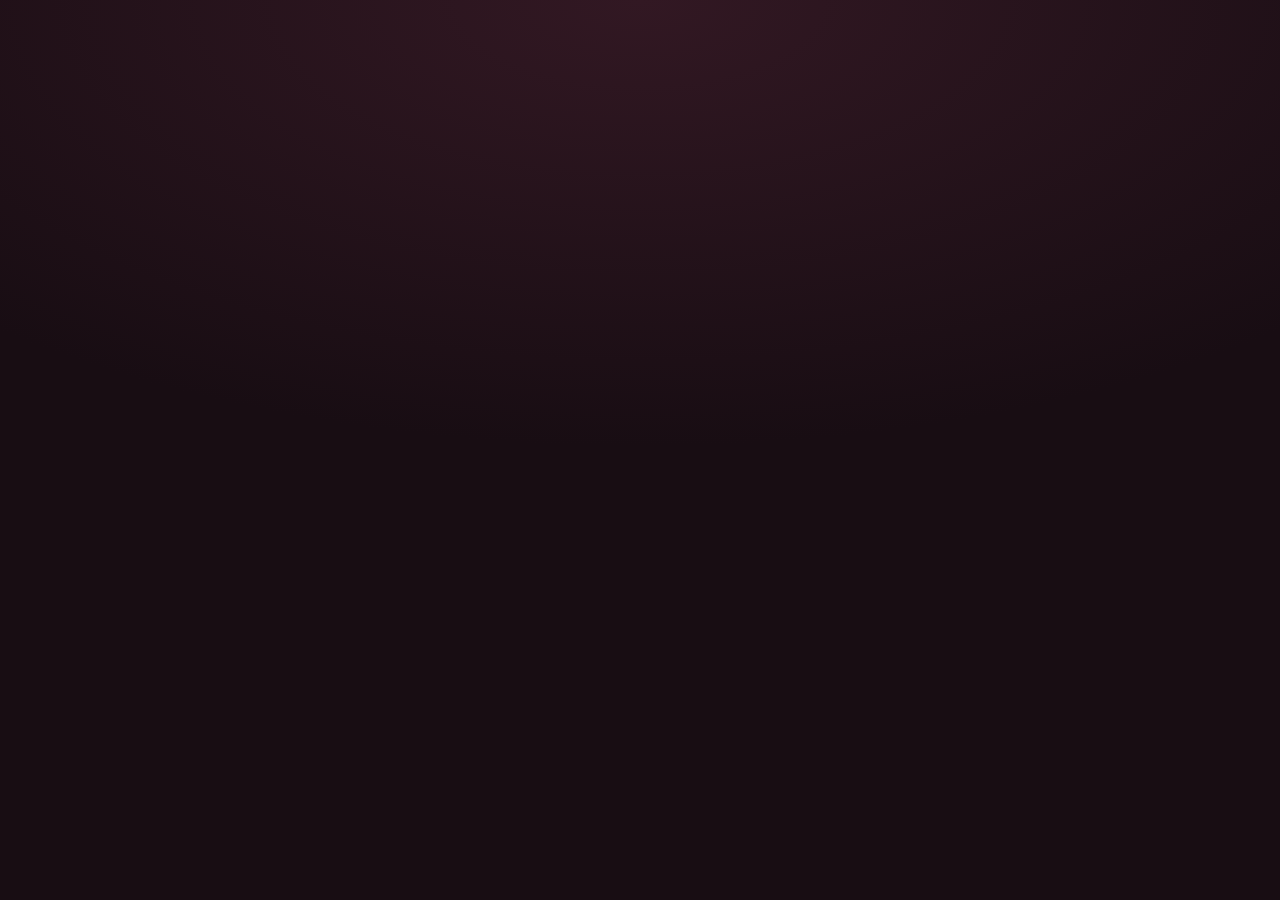
<file: vocal-trainer-final/index.html>
<!doctype html><html lang="ru"><head><meta charset="utf-8"><meta name="viewport" content="width=device-width,initial-scale=1,viewport-fit=cover"><title>Вокальный тренажёр</title><style>:root{--bg:#180d13;--gold:#d2ad39;--hi:#f1dda0;--txt:#eadfce;--mut:#a29182;--red:#6d2031}*{box-sizing:border-box}body{margin:0;min-height:100vh;padding:28px 18px 50px;background:radial-gradient(120% 80% at 50% 0,#321823,#180d13 62%);color:var(--txt);font-family:-apple-system,BlinkMacSystemFont,Arial,sans-serif}.w{max-width:600px;margin:auto}h1{font:400 29px/1.15 Georgia,serif;margin:0
</file>
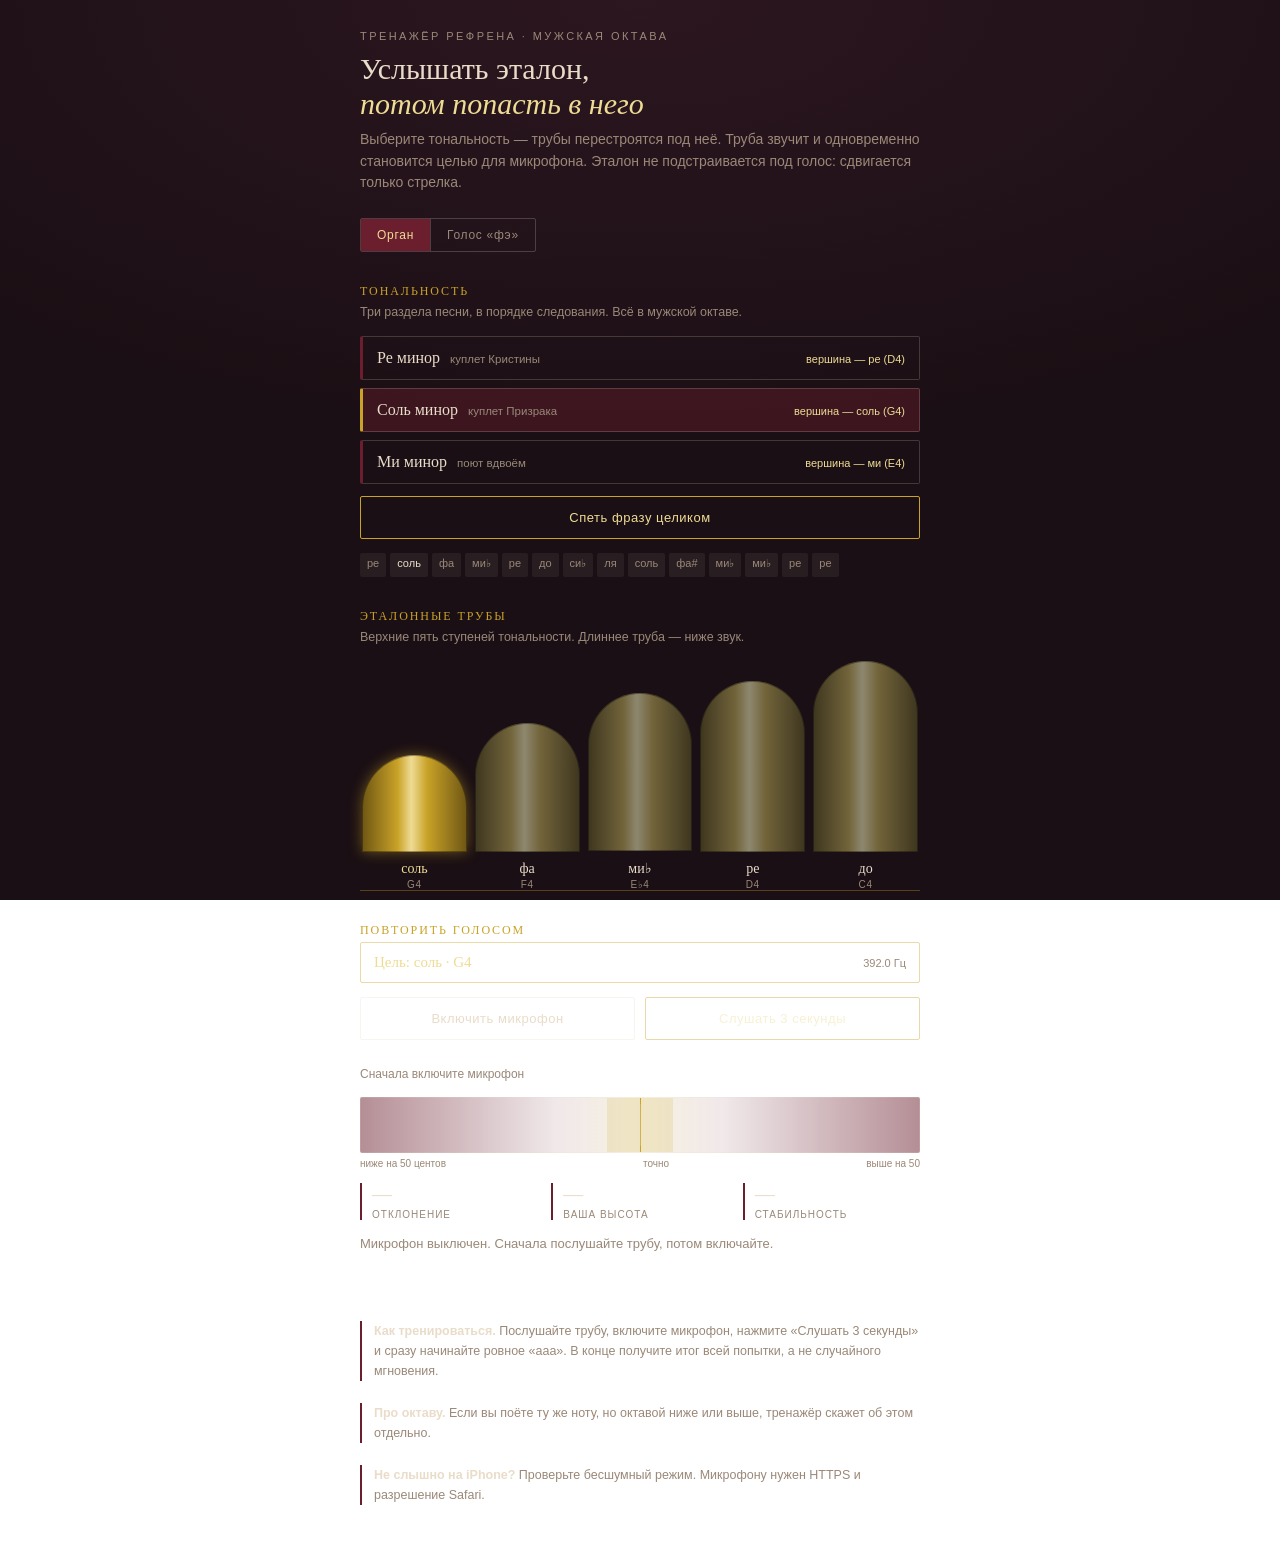
<file: vocal-trainer-v2/index.html>
<!DOCTYPE html>
<html lang="ru">
<head>
<meta charset="utf-8">
<meta name="viewport" content="width=device-width, initial-scale=1, viewport-fit=cover">
<title>Тренажёр рефрена — Призрак оперы · финальная версия</title>
<link rel="stylesheet" href="styles.css">
</head>
<body>
<div class="wrap">
  <div class="eyebrow">Тренажёр рефрена · мужская октава</div>
  <h1>Услышать эталон,<br><em>потом попасть в него</em></h1>
  <p class="lede">Выберите тональность — трубы перестроятся под неё. Труба звучит и одновременно становится целью для микрофона. Эталон не подстраивается под голос: сдвигается только стрелка.</p>

  <div class="seg" role="group" aria-label="Тембр эталона">
    <button class="seg-btn is-on" id="modeOrgan" aria-pressed="true">Орган</button>
    <button class="seg-btn" id="modeVoice" aria-pressed="false">Голос «фэ»</button>
  </div>

  <h2 class="h2">Тональность</h2>
  <p class="sub">Три раздела песни, в порядке следования. Всё в мужской октаве.</p>
  <div class="keys" id="keys"></div>

  <div class="row"><button class="btn primary" id="playPhrase">Спеть фразу целиком</button></div>
  <div class="strip" id="strip"></div>

  <h2 class="h2">Эталонные трубы</h2>
  <p class="sub">Верхние пять ступеней тональности. Длиннее труба — ниже звук.</p>
  <div class="pipes" id="pipes">
    <button class="pipe target" type="button"><div class="tube" style="height:42%"></div><div class="lbl"><div class="ru">соль</div><div class="sci">G4</div></div></button>
    <button class="pipe" type="button"><div class="tube" style="height:52%"></div><div class="lbl"><div class="ru">фа</div><div class="sci">F4</div></div></button>
    <button class="pipe" type="button"><div class="tube" style="height:65%"></div><div class="lbl"><div class="ru">ми♭</div><div class="sci">E♭4</div></div></button>
    <button class="pipe" type="button"><div class="tube" style="height:74%"></div><div class="lbl"><div class="ru">ре</div><div class="sci">D4</div></div></button>
    <button class="pipe" type="button"><div class="tube" style="height:85%"></div><div class="lbl"><div class="ru">до</div><div class="sci">C4</div></div></button>
  </div>

  <h2 class="h2">Повторить голосом</h2>
  <div class="target-line"><span class="t1" id="targetName">—</span><span class="t2" id="targetHz"></span></div>

  <div class="row">
    <button class="btn" id="micBtn">Включить микрофон</button>
    <button class="btn primary" id="listenBtn" disabled>Слушать 3 секунды</button>
  </div>
  <div class="listen-progress" id="listenProgress" aria-live="polite">
    <div class="listen-bar"><div class="listen-fill" id="listenFill"></div></div>
    <span id="listenText">Сначала включите микрофон</span>
  </div>

  <div class="meter"><div class="band"></div><div class="center"></div><div class="needle idle" id="needle"></div></div>
  <div class="meter-labels"><span>ниже на 50 центов</span><span>точно</span><span>выше на 50</span></div>

  <div class="readout">
    <div class="cell"><div class="v" id="vCents">—</div><div class="k">Отклонение</div></div>
    <div class="cell"><div class="v" id="vHz">—</div><div class="k">Ваша высота</div></div>
    <div class="cell"><div class="v" id="vStab">—</div><div class="k">Стабильность</div></div>
  </div>

  <p class="verdict" id="verdict">Микрофон выключен. Сначала послушайте трубу, потом включайте.</p>
  <p class="status" id="status" role="status" aria-live="polite">Загрузка тренажёра…</p>

  <p class="note"><b>Как тренироваться.</b> Послушайте трубу, включите микрофон, нажмите «Слушать 3 секунды» и сразу начинайте ровное «ааа». В конце получите итог всей попытки, а не случайного мгновения.</p>
  <p class="note"><b>Про октаву.</b> Если вы поёте ту же ноту, но октавой ниже или выше, тренажёр скажет об этом отдельно.</p>
  <p class="note"><b>Не слышно на iPhone?</b> Проверьте бесшумный режим. Микрофону нужен HTTPS и разрешение Safari.</p>
</div>
<script src="core.js" defer></script>
<script src="pitch.js" defer></script>
</body>
</html>
</file>
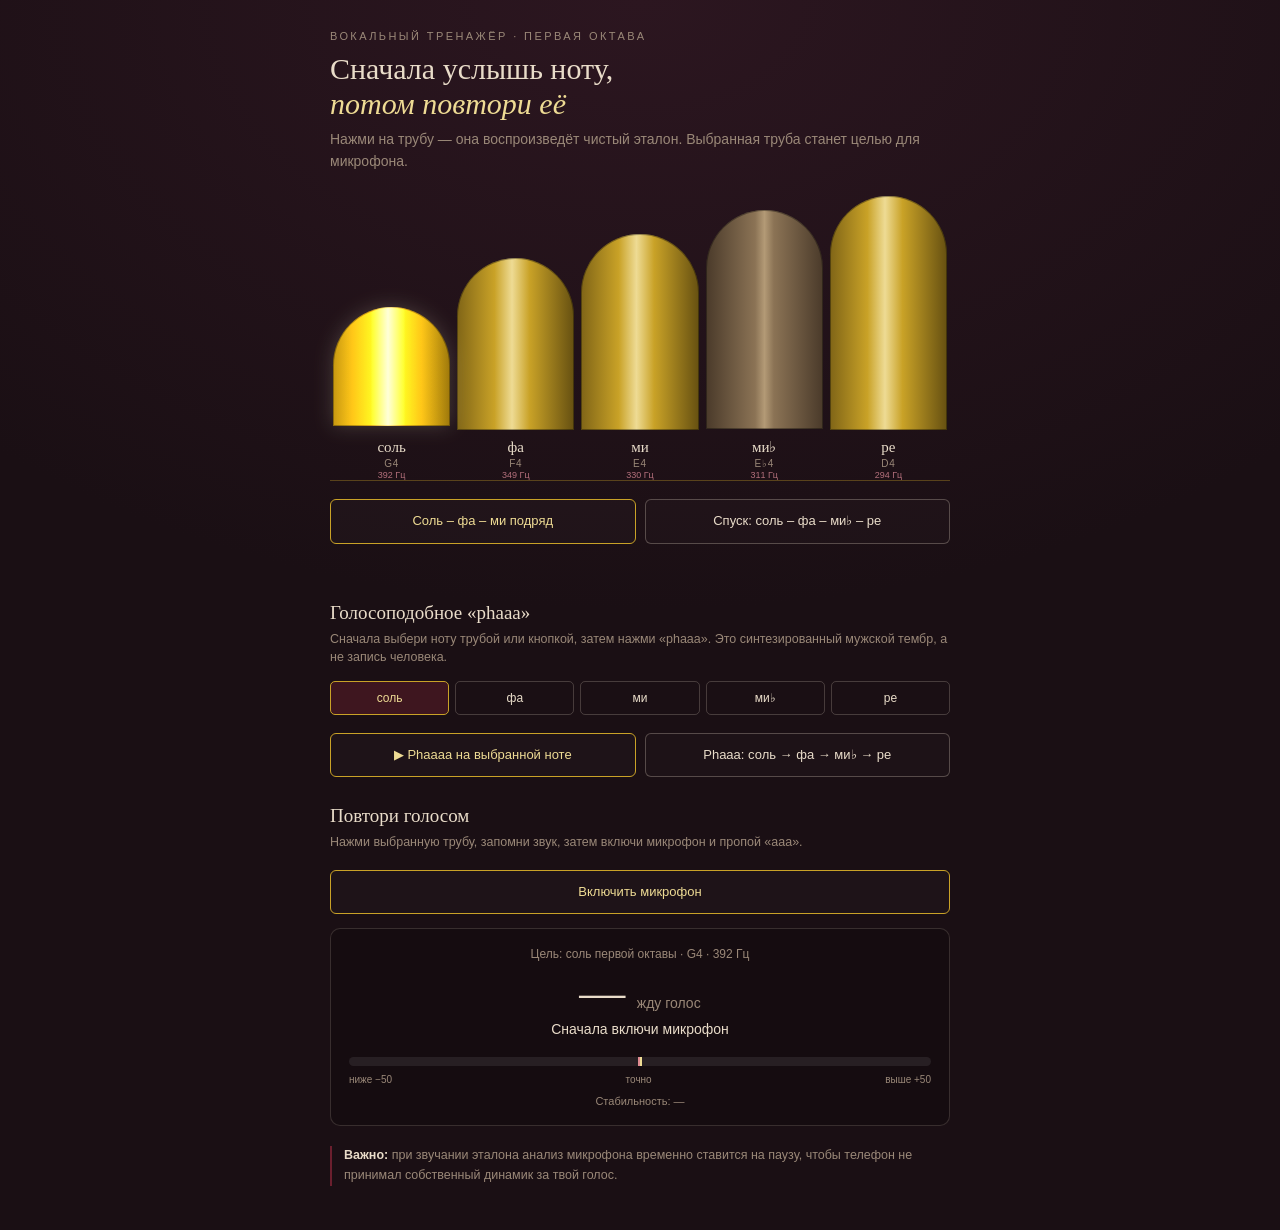
<file: vocal-trainer/index.html>
<!DOCTYPE html>
<html lang="ru">
<head>
<meta charset="utf-8">
<meta name="viewport" content="width=device-width, initial-scale=1, viewport-fit=cover">
<title>Тренажёр нот — Призрак оперы</title>
<style>
:root{--ink:#1A0F14;--velvet:#6B1F2E;--brass:#C9A227;--brass-hi:#EEDB94;--parchment:#E9DCC9;--muted:#9A8878;--good:#8FCB9B;--warn:#E7B873;--bad:#E08B91}*{box-sizing:border-box;margin:0;padding:0}body{background:radial-gradient(120% 80% at 50% 0%,#2C1620 0%,var(--ink) 62%);color:var(--parchment);font-family:-apple-system,BlinkMacSystemFont,"Helvetica Neue",Arial,sans-serif;min-height:100vh;padding:30px 18px calc(44px + env(safe-area-inset-bottom));-webkit-font-smoothing:antialiased}.wrap{max-width:620px;margin:auto}.eyebrow{font-size:11px;letter-spacing:.22em;text-transform:uppercase;color:var(--muted);margin-bottom:10px}h1{font:400 30px/1.15 Georgia,serif;margin-bottom:8px}h1 em{color:var(--brass-hi)}.lede{font-size:14px;line-height:1.55;color:var(--muted);margin-bottom:24px}.section{margin-top:28px}.section-title{font:400 19px Georgia,serif;margin-bottom:6px}.section-sub{font-size:12.5px;line-height:1.5;color:var(--muted);margin-bottom:14px}.pipes{display:flex;align-items:flex-end;gap:7px;height:285px;border-bottom:1px solid rgba(201,162,39,.35);padding:0 3px}.pipe{flex:1;height:100%;display:flex;flex-direction:column;justify-content:flex-end;align-items:center;border:0;background:none;color:inherit;cursor:pointer;font:inherit;-webkit-tap-highlight-color:transparent}.tube{width:100%;border-radius:999px 999px 0 0;background:linear-gradient(90deg,#806517 0%,var(--brass) 32%,var(--brass-hi) 47%,var(--brass) 62%,#665011 100%);box-shadow:inset 0 0 0 1px rgba(0,0,0,.35);transition:.16s}.pipe.flat .tube{background:linear-gradient(90deg,#4A3A2A,#8B7355 42%,#B39A76 50%,#8B7355 58%,#4A3A2A)}.pipe.sounding .tube,.pipe.selected .tube{filter:brightness(1.5) saturate(1.15);transform:translateY(-4px);box-shadow:0 0 20px rgba(238,219,148,.18),inset 0 0 0 1px rgba(0,0,0,.3)}.lbl{margin-top:9px;text-align:center}.ru{font:15px Georgia,serif}.sci{font-size:10px;color:var(--muted);letter-spacing:.08em;margin-top:2px}.hz{font-size:9px;color:#B4707C;margin-top:1px}.row{display:flex;gap:9px;flex-wrap:wrap;margin-top:18px}.btn{flex:1 1 170px;border:1px solid rgba(233,220,201,.28);background:rgba(255,255,255,.015);color:var(--parchment);font-size:13px;line-height:1.25;padding:13px 12px;border-radius:6px;cursor:pointer;-webkit-tap-highlight-color:transparent}.btn.primary{border-color:var(--brass);color:var(--brass-hi)}.btn.active{background:rgba(107,31,46,.58);border-color:var(--brass)}.choice{display:grid;grid-template-columns:repeat(5,1fr);gap:6px;margin-top:12px}.choice button{border:1px solid rgba(233,220,201,.22);background:transparent;color:var(--parchment);padding:9px 3px;border-radius:5px;font-size:12px}.choice button.active{border-color:var(--brass);background:rgba(107,31,46,.45);color:var(--brass-hi)}.meter{margin-top:14px;padding:18px;border:1px solid rgba(233,220,201,.16);border-radius:10px;background:rgba(0,0,0,.16)}.target{font-size:12px;color:var(--muted);text-align:center}.detected{font:400 46px/1 Georgia,serif;text-align:center;margin:9px 0 5px;transition:opacity .18s}.detected.dim{opacity:.62}.detected small{font:14px -apple-system,BlinkMacSystemFont,"Helvetica Neue",Arial,sans-serif;color:var(--muted)}.cents{text-align:center;font-size:14px;min-height:20px}.bar{height:9px;background:rgba(255,255,255,.08);border-radius:99px;margin:16px 0 8px;position:relative;overflow:hidden}.bar::after{content:"";position:absolute;left:50%;top:0;bottom:0;width:2px;background:var(--brass-hi)}.needle{position:absolute;top:-3px;left:50%;width:4px;height:15px;border-radius:4px;background:var(--bad);transform:translateX(-50%);transition:left .08s linear,background .08s}.scale{display:flex;justify-content:space-between;color:var(--muted);font-size:10px}.stability{text-align:center;font-size:11px;color:var(--muted);margin-top:10px}.status{margin-top:12px;min-height:18px;font-size:12px;color:#E4A0AC;line-height:1.45}.note{margin-top:20px;border-left:2px solid var(--velvet);padding-left:12px;font-size:12.5px;line-height:1.58;color:var(--muted)}.note b{color:var(--parchment)}@media(max-width:430px){h1{font-size:26px}.pipes{height:245px;gap:5px}.ru{font-size:13px}.hz{display:none}.choice{gap:4px}.choice button{font-size:11px}.detected{font-size:40px}}@media(prefers-reduced-motion:reduce){.tube,.needle{transition:none}}
</style>
</head>
<body><div class="wrap">
<div class="eyebrow">Вокальный тренажёр · первая октава</div><h1>Сначала услышь ноту,<br><em>потом повтори её</em></h1><p class="lede">Нажми на трубу — она воспроизведёт чистый эталон. Выбранная труба станет целью для микрофона.</p><div class="pipes" id="pipes"></div><div class="row"><button class="btn primary" id="playScale">Соль – фа – ми подряд</button><button class="btn" id="playPhrase">Спуск: соль – фа – ми♭ – ре</button></div><p class="status" id="status" role="status" aria-live="polite"></p>
<section class="section"><h2 class="section-title">Голосоподобное «phaaa»</h2><p class="section-sub">Сначала выбери ноту трубой или кнопкой, затем нажми «phaaa». Это синтезированный мужской тембр, а не запись человека.</p><div class="choice" id="voiceChoices"></div><div class="row"><button class="btn primary" id="playVocal">▶ Phaaaa на выбранной ноте</button><button class="btn" id="playVocalPhrase">Phaaa: соль → фа → ми♭ → ре</button></div></section>
<section class="section"><h2 class="section-title">Повтори голосом</h2><p class="section-sub">Нажми выбранную трубу, запомни звук, затем включи микрофон и пропой «ааа».</p><div class="row"><button class="btn primary" id="micBtn">Включить микрофон</button></div><div class="meter"><div class="target" id="targetText">Цель: соль первой октавы · G4 · 392 Гц</div><div class="detected" id="detected">— <small>жду голос</small></div><div class="cents" id="cents">Сначала включи микрофон</div><div class="bar"><div class="needle" id="needle"></div></div><div class="scale"><span>ниже −50</span><span>точно</span><span>выше +50</span></div><div class="stability" id="stability">Стабильность: —</div></div></section>
<p class="note"><b>Важно:</b> при звучании эталона анализ микрофона временно ставится на паузу, чтобы телефон не принимал собственный динамик за твой голос.</p></div>
<script>
const NOTES=[{ru:'соль',full:'соль первой октавы',sci:'G4',hz:392,flat:false},{ru:'фа',full:'фа первой октавы',sci:'F4',hz:349.23,flat:false},{ru:'ми',full:'ми первой октавы',sci:'E4',hz:329.63,flat:false},{ru:'ми♭',full:'ми-бемоль первой октавы',sci:'E♭4',hz:311.13,flat:true},{ru:'ре',full:'ре первой октавы',sci:'D4',hz:293.66,flat:false}];
const $=id=>document.getElementById(id),pipes=$('pipes'),choices=$('voiceChoices'),statusEl=$('status');let selected=0,ctx=null,micStream=null,micSource=null,analyser=null,micRunning=false,raf=0,pitchHistory=[],freqHistory=[],lastGoodAt=0,listenPausedUntil=0,timeBuf=null;
function status(t){statusEl.textContent=t||''}
function render(){const min=NOTES.at(-1).hz,max=NOTES[0].hz;NOTES.forEach((n,i)=>{const b=document.createElement('button');b.className='pipe'+(n.flat?' flat':'');const ratio=(max-n.hz)/(max-min),h=42+ratio*43;b.innerHTML=`<div class="tube" style="height:${h}%"></div><div class="lbl"><div class="ru">${n.ru}</div><div class="sci">${n.sci}</div><div class="hz">${n.hz.toFixed(0)} Гц</div></div>`;b.onclick=async()=>{selectNote(i);const ac=await readyAudio();if(ac)playReference(ac,n.hz,1.15,b)};pipes.appendChild(b);const c=document.createElement('button');c.textContent=n.ru;c.onclick=()=>selectNote(i);choices.appendChild(c)});selectNote(0)}
function selectNote(i){selected=i;pitchHistory=[];freqHistory=[];lastGoodAt=0;[...pipes.children].forEach((e,k)=>e.classList.toggle('selected',k===i));[...choices.children].forEach((e,k)=>e.classList.toggle('active',k===i));const n=NOTES[i];$('targetText').textContent=`Цель: ${n.full} · ${n.sci} · ${n.hz.toFixed(0)} Гц`}
async function readyAudio(){const AC=window.AudioContext||window.webkitAudioContext;if(!AC){status('Этот браузер не поддерживает Web Audio.');return null}if(!ctx)ctx=new AC();if(ctx.state!=='running')try{await ctx.resume()}catch(e){}if(ctx.state!=='running'){status('Звук заблокирован. Нажми ещё раз.');return null}status('');return ctx}
function env(ac,t0,dur,peak=.34){const g=ac.createGain();g.gain.setValueAtTime(.0001,t0);g.gain.exponentialRampToValueAtTime(peak,t0+.045);g.gain.setValueAtTime(peak,t0+dur*.7);g.gain.exponentialRampToValueAtTime(.0001,t0+dur);return g}
function playReference(ac,freq,dur,el,when){const t0=when??ac.currentTime+.035;listenPausedUntil=Math.max(listenPausedUntil,t0+dur+.18);const g=env(ac,t0,dur,.34);g.connect(ac.destination);[[1,1],[2,.38],[3,.18],[4,.09]].forEach(([m,a])=>{const o=ac.createOscillator(),og=ac.createGain();o.type='sine';o.frequency.value=freq*m;og.gain.value=a;o.connect(og);og.connect(g);o.start(t0);o.stop(t0+dur+.06)});if(el){el.classList.add('sounding');setTimeout(()=>el.classList.remove('sounding'),dur*1000)}}
function playVocal(ac,freq,dur=2.1,when){const t0=when??ac.currentTime+.04;listenPausedUntil=Math.max(listenPausedUntil,t0+dur+.18);const master=env(ac,t0,dur,.28);master.connect(ac.destination);const osc=ac.createOscillator();osc.type='sawtooth';osc.frequency.value=freq;[[700,95,1],[1100,120,.55],[2450,180,.18]].forEach(([f,q,a])=>{const bp=ac.createBiquadFilter(),gg=ac.createGain();bp.type='bandpass';bp.frequency.value=f;bp.Q.value=f/q;gg.gain.value=a;osc.connect(bp);bp.connect(gg);gg.connect(master)});osc.start(t0);osc.stop(t0+dur+.08)}
async function playSeq(indices,vocal=false){const ac=await readyAudio();if(!ac)return;const start=ac.currentTime+.07,step=vocal?1.22:.62;indices.forEach((idx,k)=>{const dur=k===indices.length-1?(vocal?1.9:1.25):(vocal?1.08:.54);vocal?playVocal(ac,NOTES[idx].hz,dur,start+k*step):playReference(ac,NOTES[idx].hz,dur,pipes.children[idx],start+k*step)})}
$('playScale').onclick=()=>playSeq([0,1,2]);$('playPhrase').onclick=()=>playSeq([0,1,3,4]);$('playVocal').onclick=async()=>{const ac=await readyAudio();if(ac)playVocal(ac,NOTES[selected].hz)};$('playVocalPhrase').onclick=()=>playSeq([0,1,3,4],true);
function autoCorrelate(buf,sr){let rms=0;for(const v of buf)rms+=v*v;rms=Math.sqrt(rms/buf.length);if(rms<.012)return-1;const n=buf.length,c=new Float32Array(n);for(let lag=20;lag<n/2;lag++){let s=0;for(let j=0;j<n-lag;j++)s+=buf[j]*buf[j+lag];c[lag]=s}let max=-1,pos=-1;for(let i=45;i<n/2;i++)if(c[i]>max){max=c[i];pos=i}if(pos<1)return-1;return sr/pos}
function freqToMidi(f){return 69+12*Math.log2(f/440)}function median(a){const b=[...a].sort((x,y)=>x-y),m=Math.floor(b.length/2);return b.length%2?b[m]:(b[m-1]+b[m])/2}
function noteName(m){const names=['до','до♯','ре','ми♭','ми','фа','фа♯','соль','соль♯','ля','си♭','си'],sci=['C','C♯','D','E♭','E','F','F♯','G','G♯','A','B♭','B'],r=Math.round(m),pc=((r%12)+12)%12,oct=Math.floor(r/12)-1;return{name:names[pc]+(oct===4?'¹':oct===3?' мал.':oct===5?'²':` ${oct}`),sci:sci[pc]+oct}}
function updatePitch(){if(!micRunning)return;if(ctx.currentTime<listenPausedUntil){$('cents').textContent='Слушай эталон — анализ временно на паузе';raf=requestAnimationFrame(updatePitch);return}analyser.getFloatTimeDomainData(timeBuf);const raw=autoCorrelate(timeBuf,ctx.sampleRate);if(raw>70&&raw<1000){freqHistory.push(freqToMidi(raw));if(freqHistory.length>7)freqHistory.shift();const midi=median(freqHistory),f=440*Math.pow(2,(midi-69)/12),nn=noteName(midi),target=NOTES[selected],cents=1200*Math.log2(f/target.hz),clamped=Math.max(-50,Math.min(50,cents));lastGoodAt=performance.now();$('detected').classList.remove('dim');$('detected').innerHTML=`${nn.name} <small>${nn.sci} · ${f.toFixed(1)} Гц</small>`;$('needle').style.left=`${50+clamped}%`;const abs=Math.abs(cents);$('needle').style.background=abs<=12?'var(--good)':abs<=28?'var(--warn)':'var(--bad)';$('cents').textContent=abs<=12?'Попал в ноту':cents<0?`Ниже цели на ${Math.round(abs)} центов`:`Выше цели на ${Math.round(abs)} центов`;pitchHistory.push(cents);if(pitchHistory.length>40)pitchHistory.shift();if(pitchHistory.length>8){const mean=pitchHistory.reduce((a,b)=>a+b,0)/pitchHistory.length,sd=Math.sqrt(pitchHistory.reduce((a,b)=>a+(b-mean)**2,0)/pitchHistory.length);$('stability').textContent=`Стабильность: ${sd<7?'очень ровно':sd<14?'нормально':'нота гуляет'} · разброс ±${Math.round(sd)} центов`}}else if(performance.now()-lastGoodAt>700){$('detected').classList.add('dim');$('cents').textContent='Пой устойчивое «ааа» — последняя нота остаётся на экране';$('stability').textContent=pitchHistory.length?'Стабильность: сигнал прервался':'Стабильность: —'}raf=requestAnimationFrame(updatePitch)}
async function startMic(){try{const ac=await readyAudio();if(!ac)return;micStream=await navigator.mediaDevices.getUserMedia({audio:{echoCancellation:false,noiseSuppression:false,autoGainControl:false}});micSource=ac.createMediaStreamSource(micStream);analyser=ac.createAnalyser();analyser.fftSize=4096;analyser.smoothingTimeConstant=.15;micSource.connect(analyser);timeBuf=new Float32Array(analyser.fftSize);micRunning=true;pitchHistory=[];freqHistory=[];lastGoodAt=0;listenPausedUntil=0;$('micBtn').textContent='Выключить микрофон';$('micBtn').classList.add('active');status('Микрофон включён. Выбери трубу и пой после окончания эталона.');updatePitch()}catch(e){status('Не удалось включить микрофон: '+e.message)}}
function stopMic(){micRunning=false;cancelAnimationFrame(raf);micStream?.getTracks().forEach(t=>t.stop());micStream=micSource=analyser=null;timeBuf=null;freqHistory=[];pitchHistory=[];$('micBtn').textContent='Включить микрофон';$('micBtn').classList.remove('active');$('detected').innerHTML='— <small>жду голос</small>';$('cents').textContent='Сначала включи микрофон';$('stability').textContent='Стабильность: —';$('needle').style.left='50%'}
$('micBtn').onclick=()=>micRunning?stopMic():startMic();render();
</script></body></html>
</file>
<file: vocal-trainer-v2/styles.css>
:root{--ink:#1A0F14;--velvet:#6B1F2E;--velvet-dim:#3E1520;--brass:#C9A227;--brass-hi:#EEDB94;--parchment:#E9DCC9;--muted:#9A8878;--rose:#E4A0AC}*{box-sizing:border-box;margin:0;padding:0}body{background:radial-gradient(120% 80% at 50% 0%,#2C1620 0%,var(--ink) 62%) fixed;color:var(--parchment);font-family:"Helvetica Neue",Helvetica,Arial,sans-serif;min-height:100vh;padding:30px 20px calc(48px + env(safe-area-inset-bottom));-webkit-font-smoothing:antialiased}.wrap{max-width:560px;margin:0 auto}.eyebrow{font-size:11px;letter-spacing:.22em;text-transform:uppercase;color:var(--muted);margin-bottom:10px}h1{font-family:Georgia,"Times New Roman",serif;font-weight:400;font-size:30px;line-height:1.15;margin-bottom:8px}h1 em{font-style:italic;color:var(--brass-hi)}.lede{font-size:14px;line-height:1.55;color:var(--muted);margin-bottom:24px}.h2{font-family:Georgia,serif;font-weight:400;font-size:12px;letter-spacing:.16em;text-transform:uppercase;color:var(--brass);margin:32px 0 4px}.sub{font-size:12.5px;line-height:1.5;color:var(--muted);margin-bottom:14px}.seg{display:flex;border:1px solid rgba(233,220,201,.22);border-radius:2px;overflow:hidden;width:fit-content}.seg-btn{background:transparent;border:0;color:var(--muted);font:inherit;font-size:12px;letter-spacing:.06em;padding:9px 16px;cursor:pointer}.seg-btn+.seg-btn{border-left:1px solid rgba(233,220,201,.22)}.seg-btn.is-on{background:var(--velvet);color:var(--brass-hi)}.keys{display:flex;flex-direction:column;gap:8px}.key{display:flex;align-items:baseline;gap:10px;background:transparent;border:1px solid rgba(233,220,201,.2);border-left:3px solid var(--velvet);border-radius:2px;color:inherit;font:inherit;text-align:left;padding:12px 14px;cursor:pointer}.key.is-on{border-left-color:var(--brass);background:rgba(107,31,46,.42)}.kname{font-family:Georgia,serif;font-size:16px}.kwho{font-size:11.5px;color:var(--muted);flex:1}.kpeak{font-size:11px;color:var(--brass-hi);white-space:nowrap}.row{display:flex;gap:10px;margin-top:12px;flex-wrap:wrap}.btn{flex:1 1 170px;background:transparent;border:1px solid rgba(233,220,201,.3);color:var(--parchment);font:inherit;font-size:13px;letter-spacing:.04em;padding:13px 14px;border-radius:2px;cursor:pointer}.btn.primary{border-color:var(--brass);color:var(--brass-hi)}.btn[disabled]{opacity:.4;cursor:default}.strip{display:flex;flex-wrap:wrap;gap:4px;margin-top:14px;min-height:24px}.chip{font-size:11px;padding:4px 7px;border-radius:2px;background:rgba(233,220,201,.07);color:var(--muted)}.chip.peak{color:var(--parchment)}.chip.on{background:var(--brass);color:#231206}.pipes{display:flex;align-items:flex-end;justify-content:space-between;gap:8px;height:230px;padding:0 2px;border-bottom:1px solid rgba(201,162,39,.35)}.pipe{flex:1 1 0;display:flex;flex-direction:column;justify-content:flex-end;align-items:center;background:none;border:0;padding:0;color:inherit;font:inherit;cursor:pointer;height:100%}.tube{width:100%;border-radius:999px 999px 0 0;background:linear-gradient(90deg,#6E5614 0%,var(--brass) 34%,var(--brass-hi) 47%,var(--brass) 62%,#6E5614 100%);box-shadow:inset 0 0 0 1px rgba(0,0,0,.35);filter:saturate(.55) brightness(.62)}.pipe.target .tube{filter:none;box-shadow:inset 0 0 0 1px rgba(0,0,0,.35),0 0 14px rgba(201,162,39,.45)}.pipe.sounding .tube{filter:brightness(1.45) saturate(1.15);transform:translateY(-3px)}.lbl{margin-top:9px;text-align:center}.lbl .ru{font-family:Georgia,serif;font-size:14px}.lbl .sci{font-size:10px;color:var(--muted);letter-spacing:.06em;margin-top:2px}.pipe.target .lbl .ru{color:var(--brass-hi)}.target-line{display:flex;justify-content:space-between;align-items:baseline;gap:8px;border:1px solid rgba(201,162,39,.4);border-radius:2px;padding:11px 13px;margin-bottom:14px}.target-line .t1{font-family:Georgia,serif;font-size:15px;color:var(--brass-hi)}.target-line .t2{font-size:11px;color:var(--muted)}.listen-progress{margin-top:12px;font-size:12px;color:var(--muted)}.listen-bar{height:8px;border-radius:99px;background:rgba(255,255,255,.08);overflow:hidden;margin-bottom:7px}.listen-fill{height:100%;width:0;background:var(--brass);transition:width .08s linear}.meter{position:relative;height:56px;margin-top:16px;border:1px solid rgba(233,220,201,.18);border-radius:2px;background:linear-gradient(90deg,rgba(107,31,46,.5),rgba(107,31,46,.1) 35%,rgba(201,162,39,.14) 50%,rgba(107,31,46,.1) 65%,rgba(107,31,46,.5));overflow:hidden}.band{position:absolute;top:0;bottom:0;left:44%;width:12%;background:rgba(201,162,39,.16)}.center{position:absolute;top:0;bottom:0;left:50%;width:1px;background:var(--brass)}.needle{position:absolute;top:6px;bottom:6px;left:50%;width:3px;margin-left:-1.5px;background:var(--parchment);border-radius:2px}.needle.good{background:var(--brass-hi);box-shadow:0 0 12px rgba(238,219,148,.85)}.needle.idle{opacity:.25}.meter-labels{display:flex;justify-content:space-between;font-size:10px;color:var(--muted);margin-top:5px}.readout{display:flex;gap:14px;margin-top:14px;flex-wrap:wrap}.cell{flex:1 1 0;min-width:88px;border-left:2px solid var(--velvet);padding-left:10px}.cell .v{font-family:Georgia,serif;font-size:20px}.cell .k{font-size:10px;letter-spacing:.1em;text-transform:uppercase;color:var(--muted);margin-top:3px}.verdict{margin-top:14px;font-size:13px;line-height:1.5;color:var(--muted);min-height:38px}.verdict b{color:var(--brass-hi)}.verdict .warn{color:var(--rose)}.status{margin-top:12px;min-height:15px;font-size:12px;color:var(--rose)}.note{margin-top:22px;font-size:12.5px;line-height:1.6;color:var(--muted);border-left:2px solid var(--velvet);padding-left:12px}.note b{color:var(--parchment)}@media(max-width:400px){.pipes{height:195px;gap:5px}h1{font-size:25px}.lbl .ru{font-size:12.5px}}
</file>
